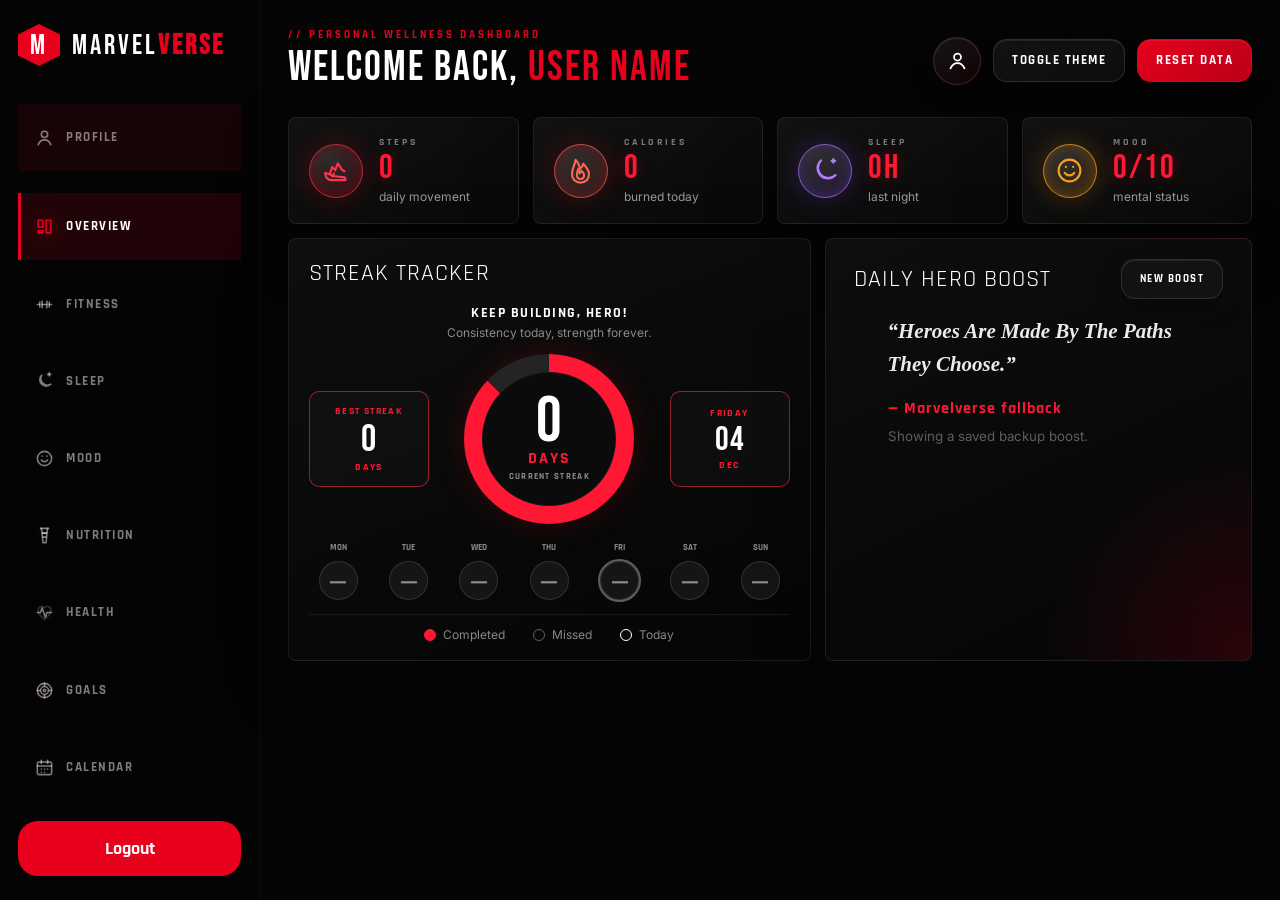
<file: Dashboard/index.html>
<!DOCTYPE html>
<html lang="en">
<head>
  <meta charset="UTF-8" />
  <meta name="viewport" content="width=device-width, initial-scale=1.0" />
  <title>Marvelverse Dashboard</title>
  <link rel="preconnect" href="https://fonts.googleapis.com">
  <link rel="preconnect" href="https://fonts.gstatic.com" crossorigin>
  <link href="https://fonts.googleapis.com/css2?family=Bebas+Neue&family=Rajdhani:wght@400;500;600;700&family=Inter:wght@300;400;500;600;700&display=swap" rel="stylesheet">
  <link rel="stylesheet" href="styles.css" />
</head>
<body>
  <aside class="sidebar" id="sidebar">
    <a href="#" class="brand" aria-label="Marvelverse dashboard home">
      <span class="brand-mark">M</span>
      <span>MARVEL<b>VERSE</b></span>
    </a>

    <nav class="side-nav" aria-label="Dashboard sections">
      <button class="nav-btn profile-nav" data-section="profile" aria-label="Profile settings">
        <svg class="nav-icon" viewBox="0 0 24 24" aria-hidden="true"><circle cx="12" cy="8" r="4"></circle><path d="M4 21c1.8-4.2 5-6 8-6s6.2 1.8 8 6"></path></svg>
        <span>Profile</span>
      </button>
      <button class="nav-btn active" data-section="overview">
        <svg class="nav-icon" viewBox="0 0 24 24" aria-hidden="true"><path d="M4 13h6V4H4v9Z"></path><path d="M14 20h6V4h-6v16Z"></path><path d="M4 20h6v-3H4v3Z"></path></svg>
        <span>Overview</span>
      </button>
      <button class="nav-btn" data-section="fitness">
        <svg class="nav-icon" viewBox="0 0 24 24" aria-hidden="true"><path d="M3 12h3"></path><path d="M18 12h3"></path><path d="M6 9v6"></path><path d="M18 9v6"></path><path d="M9 12h6"></path><path d="M9 8v8"></path><path d="M15 8v8"></path></svg>
        <span>Fitness</span>
      </button>
      <button class="nav-btn" data-section="sleep">
        <svg class="nav-icon" viewBox="0 0 24 24" aria-hidden="true"><path d="M20 15.5A8.5 8.5 0 0 1 8.5 4 7 7 0 1 0 20 15.5Z"></path><path d="M16 3h4"></path><path d="M18 1v4"></path></svg>
        <span>Sleep</span>
      </button>
      <button class="nav-btn" data-section="mood">
        <svg class="nav-icon" viewBox="0 0 24 24" aria-hidden="true"><circle cx="12" cy="12" r="9"></circle><path d="M8 14s1.5 2 4 2 4-2 4-2"></path><path d="M9 9h.01"></path><path d="M15 9h.01"></path></svg>
        <span>Mood</span>
      </button>
      <button class="nav-btn" data-section="nutrition">
        <svg class="nav-icon" viewBox="0 0 24 24" aria-hidden="true"><path d="M7 3h10"></path><path d="M8 3l1 6h6l1-6"></path><path d="M9 9h6l-1 12h-4L9 9Z"></path><path d="M10 14h4"></path></svg>
        <span>Nutrition</span>
      </button>
      <button class="nav-btn" data-section="health">
        <svg class="nav-icon" viewBox="0 0 24 24" aria-hidden="true"><path d="M3 12h4l2-6 4 12 2-6h6"></path><path d="M12 21C7 16.5 4 13.5 4 9.5A4.5 4.5 0 0 1 12 6a4.5 4.5 0 0 1 8 3.5c0 4-3 7-8 11.5Z" opacity=".35"></path></svg>
        <span>Health</span>
      </button>
      <button class="nav-btn" data-section="goals">
        <svg class="nav-icon" viewBox="0 0 24 24" aria-hidden="true"><circle cx="12" cy="12" r="9"></circle><circle cx="12" cy="12" r="5"></circle><circle cx="12" cy="12" r="1.5"></circle><path d="M12 3v3"></path><path d="M12 18v3"></path><path d="M3 12h3"></path><path d="M18 12h3"></path></svg>
        <span>Goals</span>
      </button>
      <button class="nav-btn" data-section="calendar">
        <svg class="nav-icon" viewBox="0 0 24 24" aria-hidden="true"><rect x="3" y="5" width="18" height="16" rx="2"></rect><path d="M8 3v4"></path><path d="M16 3v4"></path><path d="M3 10h18"></path><path d="M8 14h.01"></path><path d="M12 14h.01"></path><path d="M16 14h.01"></path><path d="M8 18h.01"></path><path d="M12 18h.01"></path></svg>
        <span>Calendar</span>
      </button>
    </nav>

    <button class="logout-btn" onclick="window.location.href='/Landing Page/login.html'">
  Logout
</button>

  </aside>

  <main class="app-shell">
    <header class="topbar">
      <button class="menu-btn" id="menuBtn" aria-label="Open navigation">☰</button>
      <div>
        <p class="eyebrow">// Personal Wellness Dashboard</p>
        <h1>Welcome Back, <span id="userNameDisplay">User Name</span></h1>
      </div>
      <div class="top-actions">
        <button class="icon-btn" id="profileBtn" title="Profile" aria-label="Open profile"><svg viewBox="0 0 24 24"><circle cx="12" cy="8" r="4"></circle><path d="M4 21c1.8-4.2 5-6 8-6s6.2 1.8 8 6"></path></svg></button>
        <button class="ghost-btn" id="themeBtn">Toggle Theme</button>
        <button class="danger-btn" id="resetBtn">Reset Data</button>
      </div>
    </header>

    <section class="section active" id="overview">
      <div class="cards-grid">
        <article class="stat-card stat-steps">
          <div class="stat-icon"><svg viewBox="0 0 24 24" aria-hidden="true"><path d="M4.5 14.5c2.8 1.5 5.9 2.4 9.1 2.7l3.7.3c1.2.1 2.2 1.1 2.2 2.3v.2H8.3c-2.6 0-4.8-1.8-5.4-4.3l-.4-1.6 2 .4Z"></path><path d="M6.5 14.8l2-5.8 2.4 2.9 2.2-5.8 3.2 5.1 2.3 1.4"></path><path d="M8.8 17.1l1.1-2.6"></path></svg></div>
          <div><span>Steps</span><strong id="stepsStat">0</strong><small>daily movement</small></div>
        </article>
        <article class="stat-card stat-calories">
          <div class="stat-icon"><svg viewBox="0 0 24 24" aria-hidden="true"><path d="M12 22c4.2 0 7-2.9 7-6.9 0-3.2-1.8-5.5-4.8-8.6-.4 2.2-1.5 3.5-3 4.5.3-2.9-.7-5-3.2-7.8C7.5 7.2 5 9.9 5 15.1 5 19.1 7.8 22 12 22Z"></path><path d="M12 19c1.8 0 3-1.2 3-3 0-1.4-.8-2.5-2.2-3.8-.2 1-.7 1.6-1.5 2.1.1-1.3-.3-2.2-1.3-3.4-.4 1.8-1 3-1 5.1 0 1.8 1.2 3 3 3Z"></path></svg></div>
          <div><span>Calories</span><strong id="calStat">0</strong><small>burned today</small></div>
        </article>
        <article class="stat-card stat-sleep">
          <div class="stat-icon"><svg viewBox="0 0 24 24" aria-hidden="true"><path d="M20.3 15.7A8.5 8.5 0 1 1 8.3 3.7a7 7 0 0 0 12 12Z"></path><path d="M17 4h3"></path><path d="M18.5 2.5v3"></path></svg></div>
          <div><span>Sleep</span><strong id="sleepStat">0h</strong><small>last night</small></div>
        </article>
        <article class="stat-card stat-mood">
          <div class="stat-icon"><svg viewBox="0 0 24 24" aria-hidden="true"><circle cx="12" cy="12" r="9"></circle><path d="M8 14s1.4 2 4 2 4-2 4-2"></path><path d="M9 9h.01"></path><path d="M15 9h.01"></path></svg></div>
          <div><span>Mood</span><strong id="moodStat">0/10</strong><small>mental status</small></div>
        </article>
      </div>

      <div class="two-col">
        <article class="panel streak-tracker-panel">
          <div class="panel-head"><h3>Streak Tracker</h3></div>
          <div class="streak-hero-icon" aria-hidden="true"></div>
          <h4>Keep Building, Hero!</h4>
          <p>Consistency today, strength forever.</p>
          <div class="streak-card-layout">
            <div class="streak-info-box streak-best-box"><small>Best Streak</small><strong id="bestStreakStat">0</strong><em>days</em></div>
            <div class="streak-ring"><div><strong id="mainStreakCount">0</strong><span>Days</span><small>Current Streak</small></div></div>
            <div class="streak-info-box streak-date-box"><small id="currentDayLabel">Today</small><strong id="currentDateLabel">--</strong><em id="currentMonthLabel">--</em></div>
          </div>
          <div class="streak-week" id="streakWeek"></div>
          <div class="streak-legend"><span><i class="done-dot"></i>Completed</span><span><i></i>Missed</span><span><i class="today-dot"></i>Today</span></div>
        </article>
        <article class="panel quote-panel">
          <div class="panel-head"><h3>Daily Hero Boost</h3><button id="quoteBtn" class="mini-btn">New Boost</button></div>
          <blockquote id="quoteText">Loading your hero boost...</blockquote>
          <p id="quoteAuthor"></p>
          <small id="fetchStatus">Finding a fresh quote for you.</small>
        </article>
      </div>
    </section>

    <section class="section" id="fitness">
      <article class="panel">
        <div class="panel-head"><h3>Log Fitness</h3><span class="pill">Progress tracker</span></div>
        <form id="fitnessForm" class="input-grid">
          <label>Steps <input id="stepsInput" type="number" min="0" placeholder="8500" required></label>
          <label>Calories <input id="caloriesInput" type="number" min="0" placeholder="420" required></label>
          <label>Workout <input id="workoutInput" type="text" placeholder="Strength training" required></label>
          <button class="red-btn" type="submit">Add Fitness Log</button>
        </form>
      </article>
      <article class="panel"><h3>Fitness Logs</h3><div id="fitnessList" class="log-list"></div></article>
    </section>

    <section class="section" id="sleep">
      <article class="panel">
        <div class="panel-head"><h3>Sleep Monitor</h3><span class="pill">Sleep insights</span></div>
        <form id="sleepForm" class="input-grid three">
          <label>Hours <input id="sleepHours" type="number" min="0" max="14" step="0.5" placeholder="7.5" required></label>
          <label>Quality <select id="sleepQuality"><option>Excellent</option><option>Good</option><option>Okay</option><option>Poor</option></select></label>
          <button class="red-btn" type="submit">Save Sleep</button>
        </form>
      </article>
      <article class="panel"><h3>Sleep History</h3><div id="sleepList" class="log-list"></div></article>
    </section>

    <section class="section" id="mood">
      <article class="panel">
        <div class="panel-head"><h3>Mood & Journal</h3><span class="pill">Interactive tracker</span></div>
        <form id="moodForm" class="mood-form">
          <div class="mood-preview" aria-live="polite">
            <div id="moodEmoji" class="mood-emoji">🙂</div>
            <div>
              <span id="moodText" class="mood-text">Steady</span>
              <label>Mood score: <strong id="moodValue">7</strong>/10
                <input id="moodRange" type="range" min="1" max="10" value="7">
              </label>
            </div>
          </div>
          <textarea id="journalInput" placeholder="Write a quick journal note..." required></textarea>
          <button class="red-btn" type="submit">Save Mood</button>
        </form>
      </article>
      <article class="panel"><h3>Journal Entries</h3><div id="moodList" class="log-list"></div></article>
    </section>

    <section class="section" id="nutrition">
      <article class="panel">
        <div class="panel-head"><h3>Hydration & Nutrition</h3><span class="pill">Hydration tracker</span></div>
        <div class="water-area">
          <button id="waterMinus" class="ghost-btn">−</button>
          <div><strong id="waterCount">0</strong><span> / 8 glasses</span></div>
          <button id="waterPlus" class="red-btn">+</button>
        </div>
        <div class="water-dots" id="waterDots"></div>
      </article>
      <article class="panel">
        <form id="mealForm" class="input-grid three">
          <label>Meal <input id="mealName" type="text" placeholder="Protein bowl" required></label>
          <label>Protein (g) <input id="proteinInput" type="number" min="0" placeholder="35" required></label>
          <button class="red-btn" type="submit">Add Meal</button>
        </form>
        <div id="mealList" class="log-list"></div>
      </article>
    </section>

    <section class="section" id="health">
      <article class="panel">
        <div class="panel-head"><h3>Health Vitals</h3><span class="pill">BMI • Heart • Blood pressure</span></div>
        <form id="healthForm" class="input-grid">
          <label>Height (cm) <input id="heightInput" type="number" min="50" max="260" placeholder="165" required></label>
          <label>Weight (kg) <input id="weightInput" type="number" min="20" max="300" placeholder="60" required></label>
          <label>Heart Rate <input id="heartInput" type="number" min="30" max="220" placeholder="78" required></label>
          <label>Blood Pressure <input id="bpInput" type="text" placeholder="120/80" required></label>
          <button class="red-btn" type="submit">Save Vitals</button>
        </form>
      </article>
      <div class="cards-grid health-summary">
        <article class="stat-card"><span>BMI</span><strong id="bmiStat">0</strong><small id="bmiStatus">add vitals</small></article>
        <article class="stat-card"><span>Heart Rate</span><strong id="heartStat">0</strong><small>bpm</small></article>
        <article class="stat-card"><span>Blood Pressure</span><strong id="bpStat">--/--</strong><small>latest reading</small></article>
        <article class="stat-card"><span>Logs</span><strong id="healthLogCount">0</strong><small>vital records</small></article>
      </div>
      <article class="panel"><h3>Vitals History</h3><div id="healthList" class="log-list"></div></article>
    </section>



    <section class="section" id="calendar">
      <article class="panel">
        <div class="panel-head calendar-head">
          <button id="prevMonth" class="mini-btn" type="button">Previous</button>
          <h3 id="calendarTitle">Daily Data Calendar</h3>
          <button id="todayMonth" class="mini-btn" type="button">Today</button><button id="nextMonth" class="mini-btn" type="button">Next</button>
        </div>
        <div class="calendar-weekdays">
          <span>Sun</span><span>Mon</span><span>Tue</span><span>Wed</span><span>Thu</span><span>Fri</span><span>Sat</span>
        </div>
        <div id="calendarGrid" class="calendar-grid"></div>
      </article>
      <article class="panel">
        <div class="panel-head"><h3 id="selectedDateTitle">Selected Day</h3><span class="pill">date-wise summary</span></div>
        <div id="dailySummary" class="daily-summary"></div>
      </article>
    </section>

    <section class="section" id="profile">
      <article class="panel profile-panel">
        <div class="panel-head"><h3>Profile Settings</h3><span class="pill">user details</span></div>
        <form id="profileForm" class="profile-form full">
          <label>User name <input id="nameInput" type="text" placeholder="User Name" maxlength="24" required></label>
          <label>Email <input id="emailInput" type="email" placeholder="user@example.com"></label>
          <button type="submit" class="red-btn">Save Profile</button>
        </form>
        <p class="profile-note">Your profile details are saved in this browser for this app demo.</p>
      </article>
    </section>

    <section class="section" id="goals">
      <article class="panel">
        <div class="panel-head"><h3>Mission Goals</h3><span class="pill">Create / complete / delete</span></div>
        <form id="goalForm" class="goal-form">
          <input id="goalInput" type="text" placeholder="Run 5 km, meditate, drink water..." required>
          <button class="red-btn" type="submit">Add Goal</button>
        </form>
        <div id="goalList" class="goal-list"></div>
      </article>
    </section>
  </main>

  <template id="emptyTemplate">
    <p class="empty">No logs yet. Add your first one.</p>
  </template>

  <script src="app.js"></script>
</body>
</html>
</file>
<file: Dashboard/styles.css>
*{box-sizing:border-box;margin:0;padding:0} :root{--red:#e8001d;--red2:#ff3048;--bg:#050505;--panel:#0d0d0d;--panel2:#121212;--line:rgba(255,255,255,.08);--text:#fff;--muted:rgba(255,255,255,.52);--soft:rgba(232,0,29,.11)} body.light{--bg:#f5f5f5;--panel:#fff;--panel2:#f0f0f0;--line:rgba(0,0,0,.12);--text:#090909;--muted:rgba(0,0,0,.58);--soft:rgba(232,0,29,.12)} body{min-height:100vh;background:radial-gradient(circle at top right,rgba(232,0,29,.16),transparent 32%),var(--bg);color:var(--text);font-family:Inter,sans-serif;display:grid;grid-template-columns:260px 1fr}.sidebar{position:sticky;top:0;height:100vh;background:rgba(5,5,5,.9);border-right:1px solid rgba(232,0,29,.16);padding:24px 18px;backdrop-filter:blur(20px)}body.light .sidebar{background:#111;color:#fff}.brand{display:flex;align-items:center;gap:12px;color:#fff;text-decoration:none;font-family:'Bebas Neue';font-size:28px;letter-spacing:3px;margin-bottom:38px}.brand b{color:var(--red)}.brand-mark{width:42px;height:42px;background:var(--red);clip-path:polygon(50% 0,100% 25%,100% 75%,50% 100%,0 75%,0 25%);display:grid;place-items:center}.side-nav{display:grid;gap:10px}.nav-btn,.ghost-btn,.danger-btn,.red-btn,.mini-btn{border:0;cursor:pointer;font-family:Rajdhani,sans-serif;font-weight:700;text-transform:uppercase;letter-spacing:1.5px}.nav-btn{text-align:left;background:transparent;color:rgba(255,255,255,.48);padding:13px 14px;border-left:3px solid transparent;transition:.2s;display:flex;align-items:center;gap:12px}.nav-icon{width:19px;height:19px;stroke:currentColor;fill:none;stroke-width:1.8;stroke-linecap:round;stroke-linejoin:round;filter:drop-shadow(0 0 8px rgba(232,0,29,.2))}.nav-btn.active .nav-icon,.nav-btn:hover .nav-icon{color:var(--red);filter:drop-shadow(0 0 10px rgba(232,0,29,.55))}.nav-btn:hover,.nav-btn.active{background:rgba(232,0,29,.12);color:#fff;border-left-color:var(--red)}.side-card{position:absolute;left:18px;right:18px;bottom:22px;background:rgba(232,0,29,.1);border:1px solid rgba(232,0,29,.25);padding:18px}.micro,.eyebrow{font:700 11px Rajdhani,sans-serif;letter-spacing:3px;text-transform:uppercase;color:var(--red)}.side-card strong{display:block;font:42px 'Bebas Neue';line-height:1}.side-card span{font-size:12px;color:rgba(255,255,255,.45)}.app-shell{padding:28px;min-width:0}.topbar{display:flex;align-items:center;justify-content:space-between;gap:20px;margin-bottom:24px}.topbar h1{font:42px 'Bebas Neue';letter-spacing:2px}.topbar h1 span{color:var(--red)}.top-actions{display:flex;gap:10px}.menu-btn{display:none}.ghost-btn,.danger-btn,.red-btn,.mini-btn{padding:11px 16px;color:var(--text);background:var(--panel2);border:1px solid var(--line);clip-path:polygon(8px 0,100% 0,calc(100% - 8px) 100%,0 100%)}.danger-btn,.red-btn{background:var(--red);border-color:var(--red);color:#fff}.mini-btn{font-size:11px;padding:8px 11px}.hero-panel{display:grid;grid-template-columns:1.4fr .9fr;gap:20px;align-items:center;background:linear-gradient(135deg,rgba(232,0,29,.18),rgba(255,255,255,.03));border:1px solid rgba(232,0,29,.24);padding:28px;margin-bottom:22px;position:relative;overflow:hidden}.hero-panel:after{content:"";position:absolute;inset:auto -80px -120px auto;width:260px;height:260px;border-radius:50%;background:rgba(232,0,29,.16);filter:blur(20px)}.hero-panel h2{font:64px 'Bebas Neue';letter-spacing:3px;line-height:.9}.hero-panel p{color:var(--muted);line-height:1.7;max-width:620px}.profile-form{display:grid;gap:12px;position:relative;z-index:1}label{font:700 12px Rajdhani,sans-serif;letter-spacing:1.5px;text-transform:uppercase;color:var(--muted)}input,select,textarea{width:100%;margin-top:7px;background:var(--panel);border:1px solid var(--line);color:var(--text);padding:13px;font:500 14px Inter,sans-serif;outline:none}textarea{min-height:120px;resize:vertical}.section{display:none}.section.active{display:block}.cards-grid{display:grid;grid-template-columns:repeat(4,1fr);gap:14px;margin-bottom:14px}.stat-card,.panel{background:rgba(13,13,13,.94);border:1px solid var(--line);box-shadow:0 20px 70px rgba(0,0,0,.25)}body.light .stat-card,body.light .panel{background:#fff}.stat-card{padding:20px}.stat-card span{font:700 11px Rajdhani;letter-spacing:2px;text-transform:uppercase;color:var(--muted)}.stat-card strong{display:block;font:44px 'Bebas Neue';color:var(--red);line-height:1;margin-top:7px}.stat-card small{color:var(--muted)}.two-col{display:grid;grid-template-columns:1.1fr .9fr;gap:14px}.panel{padding:20px}.panel h3{font:24px Rajdhani,sans-serif;text-transform:uppercase;letter-spacing:1px}.panel-head{display:flex;align-items:center;justify-content:space-between;gap:12px;margin-bottom:16px}.pill{font:700 10px Rajdhani;letter-spacing:2px;text-transform:uppercase;color:var(--red);border:1px solid rgba(232,0,29,.28);padding:6px 10px}.bar-chart{height:210px;display:flex;align-items:flex-end;gap:10px;padding-top:20px}.bar{flex:1;background:linear-gradient(to top,var(--red),var(--red2));min-height:12px;position:relative;transition:.45s}.bar span{position:absolute;bottom:-24px;left:50%;transform:translateX(-50%);font:700 11px Rajdhani;color:var(--muted)}.quote-panel blockquote{font-size:22px;line-height:1.5;color:var(--text);margin:18px 0}.quote-panel p{color:var(--red);font-family:Rajdhani;font-weight:700}.quote-panel small{color:var(--muted)}.input-grid{display:grid;grid-template-columns:1fr 1fr 1fr auto;gap:12px;align-items:end}.input-grid.three{grid-template-columns:1fr 1fr auto}.log-list,.goal-list{display:grid;gap:10px;margin-top:16px}.log-item,.goal-item{display:flex;justify-content:space-between;gap:14px;align-items:center;background:var(--panel2);border:1px solid var(--line);padding:14px}.log-item strong,.goal-item strong{color:var(--red)}.log-item small{color:var(--muted)}.delete-btn{background:transparent;color:var(--red);border:1px solid rgba(232,0,29,.35);padding:8px 10px;cursor:pointer}.mood-form,.goal-form{display:grid;gap:12px}.mood-form input[type=range]{accent-color:var(--red)}.water-area{display:flex;align-items:center;justify-content:center;gap:18px;margin:20px 0}.water-area strong{font:64px 'Bebas Neue';color:var(--red)}.water-dots{display:flex;gap:8px;flex-wrap:wrap;justify-content:center}.water-dot{width:34px;height:34px;border-radius:50%;border:1px solid var(--line);background:var(--panel2);display:grid;place-items:center}.water-dot.filled{background:rgba(232,0,29,.28);border-color:var(--red)}.goal-form{grid-template-columns:1fr auto}.goal-item.done .goal-title{text-decoration:line-through;color:var(--muted)}.empty{color:var(--muted);font-style:italic}.fade-in{animation:fade .28s ease both}@keyframes fade{from{opacity:0;transform:translateY(8px)}to{opacity:1;transform:translateY(0)}}@media(max-width:900px){body{grid-template-columns:1fr}.sidebar{position:fixed;z-index:30;transform:translateX(-105%);transition:.25s}.sidebar.open{transform:translateX(0)}.app-shell{padding:18px}.menu-btn{display:block;background:var(--red);color:#fff;border:0;padding:12px}.topbar,.hero-panel{grid-template-columns:1fr;display:grid}.topbar{align-items:start}.top-actions{flex-wrap:wrap}.cards-grid,.two-col,.input-grid,.input-grid.three{grid-template-columns:1fr}.hero-panel h2{font-size:48px}}@media(max-width:520px){.cards-grid{grid-template-columns:1fr}.topbar h1{font-size:34px}}

/* Updated dashboard sections */
.nav-icon{fill:none;stroke:currentColor;stroke-width:2;stroke-linecap:round;stroke-linejoin:round}.water-dot svg{width:15px;height:15px;fill:none;stroke:currentColor;stroke-width:2}.water-dot.filled svg{stroke:#fff}.health-summary{margin:18px 0}.input-grid label{min-width:0}


/* Updates: cleaner log spacing + interactive mood preview */
.log-item > div{display:grid;gap:5px;min-width:0}.log-title{display:block;color:var(--red);font:700 20px Rajdhani,sans-serif;letter-spacing:.5px;line-height:1.15}.log-meta{display:block;color:var(--muted);font-size:13px;line-height:1.45}.mood-preview{display:grid;grid-template-columns:auto 1fr;gap:18px;align-items:center;background:var(--panel2);border:1px solid var(--line);padding:18px}.mood-emoji{width:86px;height:86px;border-radius:50%;display:grid;place-items:center;font-size:48px;background:rgba(232,0,29,.12);border:1px solid rgba(232,0,29,.35);box-shadow:0 0 35px rgba(232,0,29,.16);transition:transform .2s,box-shadow .2s}.mood-emoji:hover{transform:scale(1.06) rotate(-4deg);box-shadow:0 0 45px rgba(232,0,29,.3)}.mood-text{display:block;color:var(--red);font:700 18px Rajdhani,sans-serif;text-transform:uppercase;letter-spacing:2px;margin-bottom:8px}.mood-preview input[type=range]{margin-top:10px}
@media(max-width:520px){.mood-preview{grid-template-columns:1fr;text-align:center}.mood-emoji{margin:auto}}

/* Final updates: profile moved to its own section + date-wise calendar */
.icon-btn{width:44px;height:44px;display:grid;place-items:center;background:var(--panel2);border:1px solid var(--line);color:var(--text);cursor:pointer;clip-path:polygon(8px 0,100% 0,calc(100% - 8px) 100%,0 100%)}
.icon-btn svg{width:21px;height:21px;fill:none;stroke:currentColor;stroke-width:2;stroke-linecap:round;stroke-linejoin:round}.icon-btn:hover{border-color:rgba(232,0,29,.45);color:var(--red);box-shadow:0 0 18px rgba(232,0,29,.18)}.profile-nav{margin-bottom:12px;background:rgba(232,0,29,.08)}.profile-form.full{display:grid;grid-template-columns:repeat(3,1fr) auto;gap:14px;align-items:end}.profile-panel{max-width:980px}.profile-note{margin-top:14px;color:var(--muted);font-size:13px}.calendar-head{display:grid;grid-template-columns:auto 1fr auto;text-align:center}.calendar-weekdays,.calendar-grid{display:grid;grid-template-columns:repeat(7,1fr);gap:8px}.calendar-weekdays{margin-bottom:8px}.calendar-weekdays span{font:700 11px Rajdhani,sans-serif;text-transform:uppercase;letter-spacing:2px;color:var(--muted);text-align:center}.calendar-day{min-height:96px;background:var(--panel2);border:1px solid var(--line);color:var(--text);padding:10px;text-align:left;cursor:pointer;transition:.2s}.calendar-day strong{display:block;font:26px 'Bebas Neue';letter-spacing:1px}.calendar-day span{display:inline-block;margin-top:20px;font:700 10px Rajdhani,sans-serif;text-transform:uppercase;letter-spacing:1.5px;color:var(--muted)}.calendar-day.has-data{border-color:rgba(232,0,29,.28);background:rgba(232,0,29,.08)}.calendar-day.has-data span{color:var(--red)}.calendar-day.selected{outline:2px solid var(--red);box-shadow:0 0 28px rgba(232,0,29,.22)}.empty-day{opacity:.25;cursor:default}.daily-summary{display:grid;grid-template-columns:repeat(auto-fit,minmax(210px,1fr));gap:12px}.summary-block{background:var(--panel2);border:1px solid var(--line);padding:16px}.summary-block h4{font:700 16px Rajdhani,sans-serif;text-transform:uppercase;letter-spacing:1.5px;color:var(--red);margin-bottom:10px}.summary-block ul{list-style:none;display:grid;gap:8px}.summary-block li{color:var(--text);font-size:13px;line-height:1.45}.muted-line{color:var(--muted)!important}
@media(max-width:900px){.profile-form.full{grid-template-columns:1fr}.calendar-day{min-height:76px;padding:8px}.calendar-day span{margin-top:10px}.calendar-weekdays,.calendar-grid{gap:5px}}
@media(max-width:600px){.calendar-day strong{font-size:20px}.calendar-day span{font-size:8px}.calendar-day{min-height:62px}.calendar-head{grid-template-columns:1fr;gap:10px}.daily-summary{grid-template-columns:1fr}}


/* Top action button shape update only - sidebar stays vertical */
.top-actions{
  align-items:center;
  gap:12px;
}
.icon-btn{
  width:48px;
  height:48px;
  clip-path:none;
  border-radius:50%;
  background:linear-gradient(135deg,rgba(255,255,255,.06),rgba(232,0,29,.08));
  border:1px solid rgba(255,255,255,.12);
  box-shadow:inset 0 1px 0 rgba(255,255,255,.08),0 10px 26px rgba(0,0,0,.24);
}
.ghost-btn,
.danger-btn,
.red-btn,
.mini-btn{
  clip-path:none;
  border-radius:14px;
  padding:12px 18px;
  border:1px solid rgba(255,255,255,.12);
  box-shadow:inset 0 1px 0 rgba(255,255,255,.08),0 10px 26px rgba(0,0,0,.24);
}
.ghost-btn{
  background:linear-gradient(135deg,var(--panel2),rgba(255,255,255,.04));
}
.danger-btn,
.red-btn{
  background:linear-gradient(135deg,var(--red),#b90017);
  border-color:rgba(232,0,29,.8);
}
.icon-btn:hover,
.ghost-btn:hover,
.danger-btn:hover,
.red-btn:hover,
.mini-btn:hover{
  transform:translateY(-2px);
  box-shadow:0 0 22px rgba(232,0,29,.22),0 12px 30px rgba(0,0,0,.28);
}
@media(max-width:520px){
  .top-actions{width:100%;display:grid;grid-template-columns:auto 1fr 1fr;gap:8px}
  .ghost-btn,.danger-btn{padding:11px 10px;font-size:12px}
}


/* Requested left-bottom streak card */
.sidebar{
  display:flex;
  flex-direction:column;
}
.side-nav{
  flex:1;
}
.today-streak-card{
  margin-top:auto;
  width:100%;
  background:linear-gradient(135deg,rgba(232,0,29,.16),rgba(232,0,29,.045));
  border:1px solid rgba(232,0,29,.55);
  padding:24px 22px;
  color:#fff;
  position:relative;
  overflow:hidden;
  box-shadow:0 18px 45px rgba(0,0,0,.38);
  transition:transform .28s ease, box-shadow .28s ease, border-color .28s ease, background .28s ease;
}
.today-streak-card::before{
  content:"";
  position:absolute;
  inset:0;
  background:linear-gradient(120deg,transparent,rgba(232,0,29,.18),transparent);
  transform:translateX(-120%);
  transition:transform .55s ease;
}
.today-streak-card::after{
  content:"";
  position:absolute;
  left:0;
  top:0;
  width:4px;
  height:0;
  background:var(--red);
  transition:height .32s ease;
}
.today-streak-card:hover{
  transform:translateY(-6px) scale(1.02);
  border-color:var(--red);
  background:linear-gradient(135deg,rgba(232,0,29,.24),rgba(232,0,29,.075));
  box-shadow:0 0 30px rgba(232,0,29,.22),0 24px 55px rgba(0,0,0,.45);
}
.today-streak-card:hover::before{
  transform:translateX(120%);
}
.today-streak-card:hover::after{
  height:100%;
}
.today-streak-label{
  font:700 12px Rajdhani,sans-serif;
  letter-spacing:5px;
  text-transform:uppercase;
  color:var(--red);
  margin-bottom:8px;
  position:relative;
  z-index:1;
}
.today-streak-card strong{
  display:block;
  font:58px 'Bebas Neue',sans-serif;
  letter-spacing:1px;
  line-height:.9;
  color:#fff;
  position:relative;
  z-index:1;
  transition:text-shadow .28s ease;
}
.today-streak-card:hover strong{
  text-shadow:0 0 22px rgba(255,255,255,.22);
}
.today-streak-card span{
  display:block;
  margin-top:14px;
  color:rgba(255,255,255,.55);
  font:700 15px Inter,sans-serif;
  line-height:1.35;
  position:relative;
  z-index:1;
}
.side-streak-pill,
.side-card.streak-card,
.streak-badge,
.red-square{
  display:none!important;
}
@media(max-width:900px){
  .today-streak-card{
    margin-top:24px;
  }
}


/* Final streak card refinement */
.today-streak-card{
  padding:16px 18px !important;
  min-height:auto !important;
}
.today-streak-card strong{
  font-size:48px !important;
}
.today-streak-card span{
  margin-top:8px !important;
  font-size:13px !important;
}
.today-streak-label{
  margin-bottom:4px !important;
}


/* Compact streak card with gap */
.today-streak-card{
  margin-top:18px !important;
  padding:14px 18px !important;
  min-height:170px !important;
}
.today-streak-card strong{
  font-size:52px !important;
}
.today-streak-card span{
  margin-top:6px !important;
  font-size:13px !important;
  line-height:1.2 !important;
}


/* Remove bottom empty space from streak card */
.today-streak-card{
  min-height:auto !important;
  height:auto !important;
  padding:14px 18px 16px 18px !important;
}
.today-streak-card span{
  margin-bottom:0 !important;
  padding-bottom:0 !important;
}


/* Current date highlight in calendar */
.calendar-day.today-day{
  border-color:var(--red)!important;
  box-shadow:0 0 24px rgba(232,0,29,.22);
  position:relative;
}
.calendar-day.today-day::after{
  content:"TODAY";
  position:absolute;
  top:8px;
  right:8px;
  font:700 8px Rajdhani,sans-serif;
  letter-spacing:1.5px;
  color:#fff;
  background:var(--red);
  padding:3px 5px;
}

.calendar-head{
  grid-template-columns:auto 1fr auto auto!important;
}
@media(max-width:600px){
  .calendar-head{
    grid-template-columns:1fr!important;
  }
}


.logout-btn{margin-top:20px;width:100%;padding:16px 18px;border:none;border-radius:20px;background:#e8001d;color:#fff;font:700 18px Rajdhani,sans-serif;cursor:pointer;}.logout-btn:hover{opacity:.92;}

/* Reference-inspired overview cards */
#overview .cards-grid{gap:14px;margin-bottom:14px}
#overview .stat-card{
  min-height:104px;
  display:grid;
  grid-template-columns:auto 1fr;
  align-items:center;
  gap:16px;
  padding:18px 20px;
  border-radius:8px;
  position:relative;
  overflow:hidden;
  background:linear-gradient(145deg,rgba(18,18,18,.98),rgba(9,9,9,.96));
  box-shadow:inset 0 1px 0 rgba(255,255,255,.04),0 16px 44px rgba(0,0,0,.35);
}
#overview .stat-card::after{
  content:"";
  position:absolute;
  inset:auto -40px -50px auto;
  width:120px;
  height:120px;
  border-radius:50%;
  background:rgba(232,0,29,.15);
  filter:blur(26px);
}
.stat-icon{
  width:54px;
  height:54px;
  border-radius:50%;
  display:grid;
  place-items:center;
  color:#ff334c;
  border:1px solid rgba(255,48,72,.65);
  background:radial-gradient(circle at 35% 25%,rgba(255,255,255,.12),rgba(232,0,29,.18));
  box-shadow:0 0 28px rgba(232,0,29,.24), inset 0 0 14px rgba(232,0,29,.24);
}
.stat-icon svg{width:29px;height:29px;fill:none;stroke:currentColor;stroke-width:1.75;stroke-linecap:round;stroke-linejoin:round}
#overview .stat-card span{display:block;font-size:10px;letter-spacing:3px;color:rgba(255,255,255,.45)}
#overview .stat-card strong{font-family:'Bebas Neue',sans-serif;font-size:34px;letter-spacing:2px;margin-top:3px;color:#ff1734;text-shadow:0 0 16px rgba(232,0,29,.3)}
#overview .stat-card small{font-size:12px;color:rgba(255,255,255,.58)}
.stat-calories .stat-icon{color:#ff6652;border-color:rgba(255,102,82,.65);background:radial-gradient(circle at 35% 25%,rgba(255,255,255,.12),rgba(255,102,82,.17))}
.stat-sleep .stat-icon{color:#b37cff;border-color:rgba(179,124,255,.65);background:radial-gradient(circle at 35% 25%,rgba(255,255,255,.12),rgba(113,62,190,.24));box-shadow:0 0 28px rgba(128,80,255,.24), inset 0 0 14px rgba(128,80,255,.22)}
.stat-mood .stat-icon{color:#ff9e16;border-color:rgba(255,158,22,.75);background:radial-gradient(circle at 35% 25%,rgba(255,255,255,.12),rgba(255,158,22,.17));box-shadow:0 0 28px rgba(255,158,22,.22), inset 0 0 14px rgba(255,158,22,.22)}

/* Graph replacement: streak tracker */
.streak-tracker-panel{
  min-height:418px;
  border-radius:8px;
  padding:19px 20px 18px;
  overflow:hidden;
  position:relative;
  background:linear-gradient(160deg,rgba(14,14,14,.98),rgba(5,5,5,.98));
}
.streak-tracker-panel::after{
  content:"";
  position:absolute;
  inset:auto 0 0 auto;
  width:170px;
  height:170px;
  background:radial-gradient(circle,rgba(232,0,29,.18),transparent 66%);
  pointer-events:none;
}
.streak-hero-icon{text-align:center;font-size:27px;margin-top:-2px;filter:drop-shadow(0 0 10px rgba(232,0,29,.55))}
.streak-tracker-panel h4{text-align:center;font:700 14px Rajdhani,sans-serif;letter-spacing:1.5px;text-transform:uppercase;margin-top:4px}
.streak-tracker-panel > p{text-align:center;color:var(--muted);font-size:12px;margin-top:3px}
.streak-card-layout{display:grid;grid-template-columns:78px 1fr 78px;align-items:center;gap:18px;margin:14px 0 18px}
.streak-ring{width:170px;height:170px;margin:auto;border-radius:50%;display:grid;place-items:center;background:conic-gradient(#ff1734 0 87%,rgba(255,255,255,.1) 87% 100%);position:relative;box-shadow:0 0 32px rgba(232,0,29,.17)}
.streak-ring::before{content:"";position:absolute;inset:18px;border-radius:50%;background:#0b0b0b;border:1px solid rgba(255,255,255,.05)}
.streak-ring div{position:relative;text-align:center;z-index:1}
.streak-ring strong{display:block;font:64px 'Bebas Neue',sans-serif;line-height:.82;color:#fff}
.streak-ring span{display:block;font:700 16px Rajdhani,sans-serif;letter-spacing:2px;text-transform:uppercase;color:#ff1734}
.streak-ring small{display:block;margin-top:2px;font:700 9px Rajdhani,sans-serif;letter-spacing:1.3px;text-transform:uppercase;color:var(--muted)}
.streak-mini-box{min-height:104px;border:1px solid rgba(255,48,72,.75);border-radius:10px;display:grid;place-items:center;text-align:center;padding:10px 6px;background:rgba(232,0,29,.06)}
.streak-mini-box span{font-size:22px;color:#ff1734}.streak-mini-box small,.streak-mini-box em{font:700 9px Rajdhani,sans-serif;letter-spacing:1.2px;text-transform:uppercase;color:#ff1734;font-style:normal}.streak-mini-box strong{font:38px 'Bebas Neue',sans-serif;color:#fff;line-height:.9}
.streak-week{display:grid;grid-template-columns:repeat(7,1fr);gap:12px;border-bottom:1px solid rgba(255,255,255,.07);padding-bottom:14px}
.streak-day{display:grid;gap:8px;place-items:center}.streak-day small{font:700 9px Rajdhani,sans-serif;text-transform:uppercase;color:var(--muted)}.streak-day span{width:39px;height:39px;border-radius:50%;display:grid;place-items:center;background:#151515;border:1px solid rgba(255,255,255,.12);color:var(--muted);font-weight:800}.streak-day.completed span{background:linear-gradient(135deg,#ff1734,#b90017);border-color:#ff1734;color:#fff;box-shadow:0 0 18px rgba(232,0,29,.25)}.streak-day.today span{outline:2px solid rgba(255,255,255,.35)}
.streak-legend{display:flex;justify-content:center;gap:28px;margin-top:12px;color:var(--muted);font-size:12px}.streak-legend span{display:flex;gap:7px;align-items:center}.streak-legend i{width:12px;height:12px;border-radius:50%;border:1px solid rgba(255,255,255,.35);display:inline-block}.streak-legend .done-dot{background:#ff1734;border-color:#ff1734}.streak-legend .today-dot{background:#0b0b0b;border-color:#fff}

/* Quote card restyle */
.quote-panel{
  min-height:418px;
  border-radius:8px;
  position:relative;
  overflow:hidden;
  padding:20px 28px;
  background:radial-gradient(circle at right bottom,rgba(232,0,29,.17),transparent 35%),linear-gradient(155deg,rgba(14,14,14,.98),rgba(5,5,5,.98));
}
.quote-panel::before{
  content:"“";
  display:block;
  color:#ff1734;
  font:86px Georgia,serif;
  line-height:.55;
  margin:28px 0 0;
}
.quote-panel::after{
  content:"”";
  position:absolute;
  right:34px;
  bottom:76px;
  color:#ff1734;
  font:86px Georgia,serif;
  line-height:.5;
}
.quote-panel blockquote{font-family:Georgia,serif;font-style:italic;font-weight:700;font-size:21px;line-height:1.55;margin:4px 34px 18px;color:rgba(255,255,255,.92);text-transform:capitalize}
.quote-panel p{margin-left:34px;color:#ff1734;font:700 16px Rajdhani,sans-serif;letter-spacing:1px}.quote-panel small{display:block;margin:9px 0 0 34px;color:rgba(255,255,255,.34)}
.quote-panel #quoteText::before,.quote-panel #quoteText::after{content:""}
@media(max-width:900px){.streak-card-layout{grid-template-columns:1fr}.streak-mini-box{max-width:160px;margin:auto}.streak-week{gap:6px}.streak-legend{gap:12px;flex-wrap:wrap}.quote-panel blockquote{margin-right:0}.cards-grid{grid-template-columns:1fr 1fr}}
@media(max-width:520px){#overview .stat-card{grid-template-columns:auto 1fr}.cards-grid{grid-template-columns:1fr}.streak-ring{width:150px;height:150px}.streak-week{grid-template-columns:repeat(4,1fr)}}

/* User requested refinements: remove dashboard red glow and simplify streak cards */
body{
  background:var(--bg)!important;
}
#overview .stat-card::after,
.streak-tracker-panel::after,
.quote-panel::before,
.quote-panel::after{
  display:none!important;
}
#overview .stat-card,
.streak-tracker-panel,
.quote-panel{
  box-shadow:0 20px 70px rgba(0,0,0,.25)!important;
}
.streak-hero-icon{
  display:none!important;
}
.streak-card-layout{
  grid-template-columns:minmax(92px,120px) 1fr minmax(92px,120px)!important;
  gap:20px!important;
}
.streak-info-box{
  min-height:96px;
  border:1px solid rgba(255,48,72,.55);
  border-radius:10px;
  display:flex;
  flex-direction:column;
  align-items:center;
  justify-content:center;
  text-align:center;
  padding:12px 8px;
  background:rgba(255,255,255,.025);
}
.streak-info-box small,
.streak-info-box em{
  font:700 10px Rajdhani,sans-serif;
  letter-spacing:1.4px;
  text-transform:uppercase;
  color:#ff1734;
  font-style:normal;
}
.streak-info-box strong{
  font:38px 'Bebas Neue',sans-serif;
  line-height:.9;
  color:#fff;
  letter-spacing:1px;
  margin:6px 0 3px;
}
.streak-date-box strong{
  font-size:34px;
}
.streak-mini-box,
#longestStreakStat{
  display:none!important;
}
@media(max-width:900px){
  .streak-card-layout{grid-template-columns:1fr!important;gap:14px!important}
  .streak-info-box{max-width:170px;margin:auto;width:100%}
}
</file>
